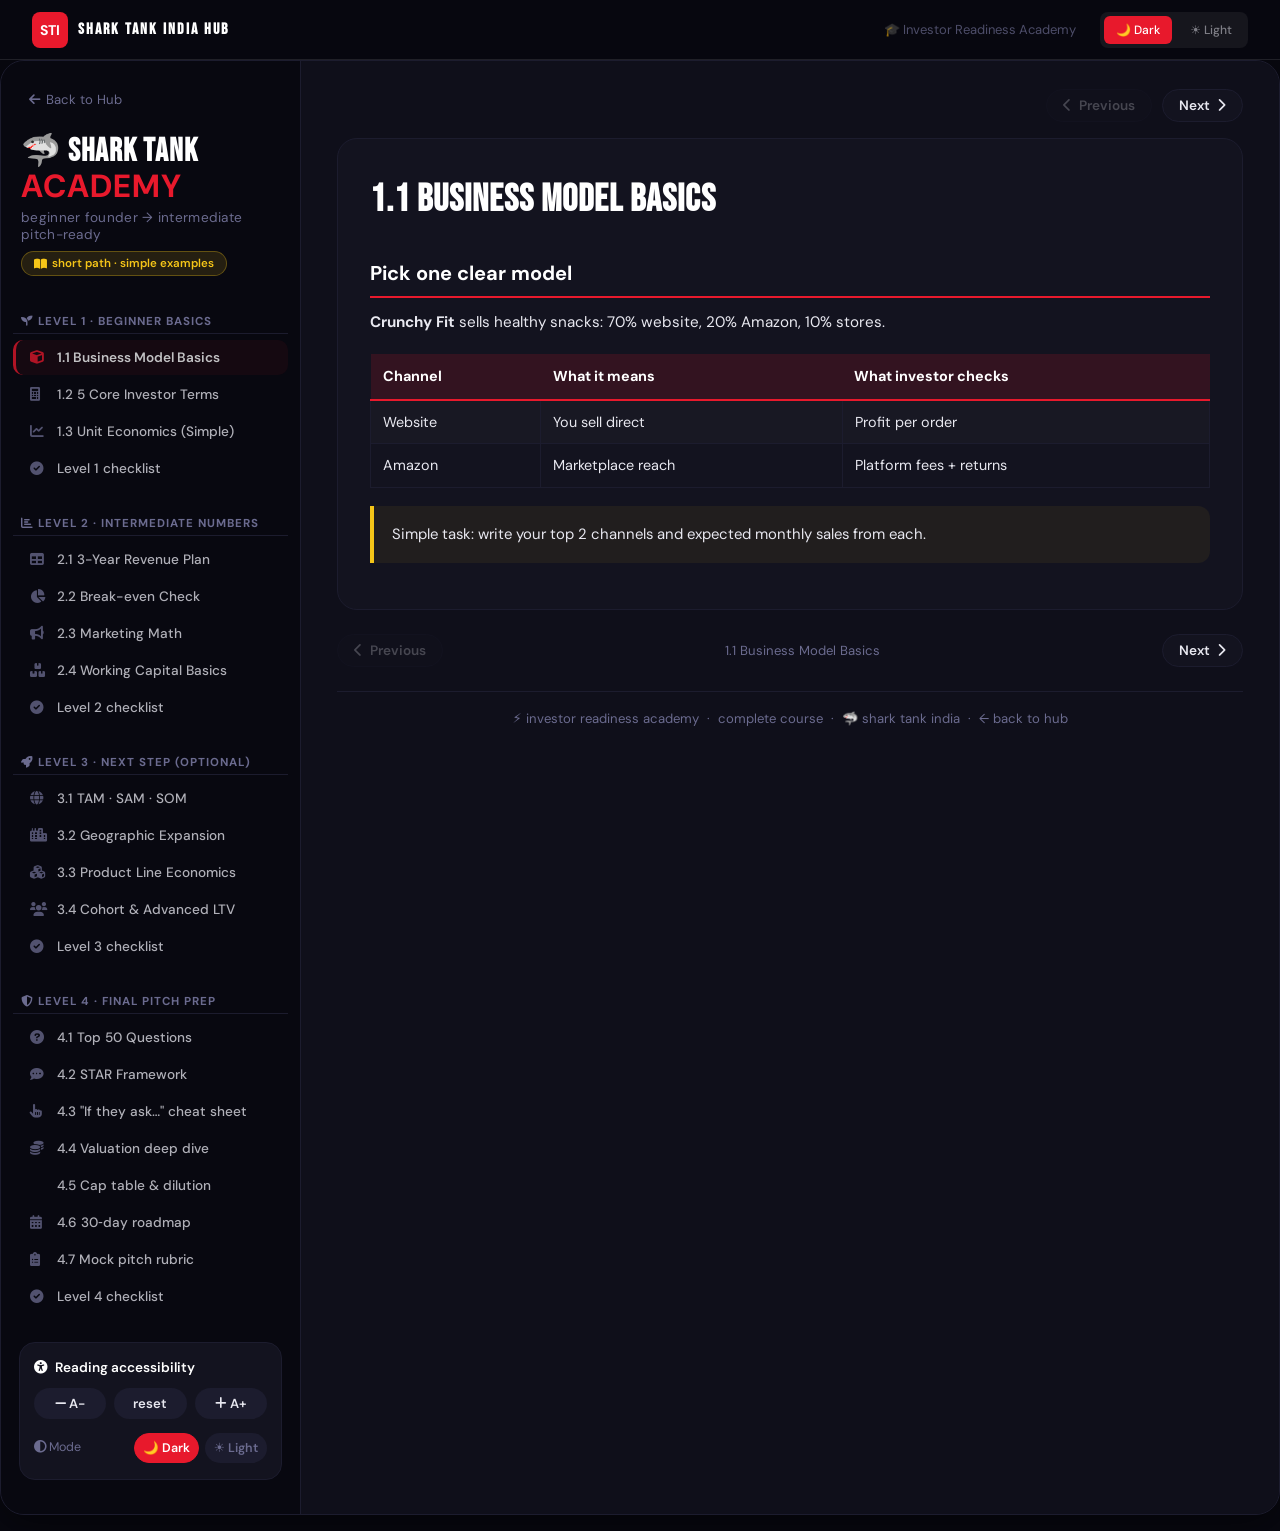
<file: training.html>
<!DOCTYPE html>
<html lang="en">
<head>
    <meta charset="UTF-8">
    <meta name="viewport" content="width=device-width, initial-scale=1.0">
    <title>🦈 Shark Tank Investor Readiness Academy · Course Player</title>
    <link rel="preconnect" href="https://fonts.googleapis.com">
    <link rel="preconnect" href="https://fonts.gstatic.com" crossorigin>
    <link href="https://fonts.googleapis.com/css2?family=Bebas+Neue&family=DM+Sans:wght@400;500;600;700&family=JetBrains+Mono:wght@400;600&display=swap" rel="stylesheet">
    <link rel="stylesheet" href="https://cdnjs.cloudflare.com/ajax/libs/font-awesome/6.0.0-beta3/css/all.min.css">
    <style>
        :root {
            --red: #E8192C;
            --bg: #080810;
            --card: #0f0f1a;
            --card2: #13131f;
            --border: #1c1c2e;
            --muted: #6b6b8f;
            --gold: #F5C518;
            --green: #22C55E;
            --text: #e8e8f0;
            --heading: #ffffff;
            --font-sans: 'DM Sans', system-ui, sans-serif;
            --font-mono: 'JetBrains Mono', monospace;
            --font-display: 'Bebas Neue', cursive;
        }

        /* ── Light mode overrides (matches main app variables.css) ── */
        html.light {
            --bg: #f0f0f6;
            --card: #ffffff;
            --card2: #eaeaf2;
            --border: #d4d4e4;
            --muted: #7070a0;
            --text: #1a1a2e;
            --heading: #0a0a18;
            --gold: #9a6800;
            --green: #15803d;
        }
        html.light body {
            background: var(--bg);
        }
        html.light .course-container {
            box-shadow: 0 10px 40px rgba(0,0,0,0.12);
        }
        html.light table th {
            background: rgba(232,25,44,0.1);
            color: var(--heading);
        }
        html.light td {
            border-color: var(--border);
            color: var(--text);
        }
        html.light tr:nth-child(even) td {
            background: rgba(0,0,0,0.02);
        }
        html.light tr:hover td {
            background: rgba(232,25,44,0.04);
        }
        html.light .highlight {
            background: rgba(154,104,0,0.07);
        }
        html.light .example-box {
            background: rgba(59,130,246,0.06);
            border-color: rgba(59,130,246,0.2);
        }
        html.light .chart-placeholder {
            background: rgba(0,0,0,0.03);
            border-color: var(--border);
        }
        html.light .nav-panel {
            background: #f8f8fc;
        }
        html.light .nav-item {
            color: var(--text);
            opacity: 0.85;
        }
        html.light .nav-item i {
            color: var(--muted);
        }
        html.light .nav-item:hover {
            background: rgba(232,25,44,0.08);
        }
        html.light .nav-item:hover i {
            color: var(--red);
        }
        html.light .nav-level {
            color: var(--muted);
            border-bottom-color: var(--border);
        }

        * {
            margin: 0;
            padding: 0;
            box-sizing: border-box;
            font-family: var(--font-sans);
        }

        body {
            background: var(--bg);
            color: var(--text);
            display: flex;
            flex-direction: column;
            align-items: center;
            min-height: 100vh;
        }

        /* main container */
        .course-container {
            display: flex;
            width: 100%;
            max-width: 1600px;
            background: var(--card);
            box-shadow: 0 10px 40px rgba(0,0,0,0.5);
            margin: 0 16px 16px 16px;
            border-radius: 24px;
            overflow: hidden;
            border: 1px solid var(--border);
            flex: 1;
        }

        /* ========== LEFT NAV PANEL ========== */
        .nav-panel {
            width: 300px;
            flex-shrink: 0;
            background: var(--bg);
            color: var(--text);
            overflow-y: auto;
            padding: 24px 12px;
            scrollbar-width: thin;
            scrollbar-color: var(--border) var(--bg);
            border-right: 1px solid var(--border);
        }

        .nav-panel::-webkit-scrollbar { width: 5px; }
        .nav-panel::-webkit-scrollbar-track { background: var(--bg); }
        .nav-panel::-webkit-scrollbar-thumb { background: var(--border); border-radius: 8px; }

        .nav-header {
            margin-bottom: 28px;
            padding-left: 8px;
        }

        .nav-header h2 {
            font-family: var(--font-display);
            font-size: 2rem;
            letter-spacing: 1px;
            color: var(--heading);
            margin-bottom: 4px;
            line-height: 1.1;
        }

        .nav-header h2 span {
            color: var(--red);
        }

        .nav-header p {
            color: var(--muted);
            font-size: 0.85rem;
            letter-spacing: 0.3px;
        }

        .level-badge {
            display: inline-flex;
            align-items: center;
            gap: 5px;
            background: rgba(245,197,24,0.12);
            border: 1px solid rgba(245,197,24,0.3);
            padding: 4px 12px;
            border-radius: 40px;
            font-size: 0.72rem;
            font-weight: 600;
            color: var(--gold);
            margin-top: 8px;
        }

        /* nav tree */
        .nav-section {
            margin-bottom: 20px;
        }

        .nav-level {
            font-weight: 700;
            font-size: 0.72rem;
            text-transform: uppercase;
            letter-spacing: 1px;
            color: var(--muted);
            padding: 10px 8px 4px;
            border-bottom: 1px solid var(--border);
            margin-bottom: 6px;
        }

        .nav-item {
            display: flex;
            align-items: center;
            gap: 9px;
            padding: 9px 10px 9px 14px;
            margin: 2px 0;
            border-radius: 10px;
            font-size: 0.85rem;
            font-weight: 500;
            color: var(--text);
            opacity: 0.75;
            cursor: pointer;
            transition: all 0.15s;
            border-left: 3px solid transparent;
        }

        .nav-item i {
            width: 18px;
            font-size: 0.85rem;
            color: var(--muted);
            flex-shrink: 0;
        }

        .nav-item:hover {
            background: var(--card2);
            color: var(--heading);
        }

        .nav-item:hover i { color: var(--gold); }

        .nav-item.active {
            background: rgba(232,25,44,0.08);
            border-left: 3px solid var(--red);
            color: var(--heading);
            font-weight: 600;
        }

        .nav-item.active i {
            color: var(--red);
        }

        /* accessibility box */
        .access-box {
            background: var(--card2);
            border-radius: 16px;
            padding: 16px 14px;
            margin: 28px 6px 10px;
            color: var(--text);
            border: 1px solid var(--border);
        }

        .access-box h4 {
            font-size: 0.85rem;
            font-weight: 600;
            display: flex;
            align-items: center;
            gap: 7px;
            margin-bottom: 12px;
            color: var(--heading);
        }

        .font-controls {
            display: flex;
            gap: 8px;
        }

        .font-btn {
            background: var(--border);
            border: none;
            color: var(--text);
            padding: 7px 12px;
            border-radius: 24px;
            font-weight: 600;
            font-size: 0.82rem;
            cursor: pointer;
            transition: 0.12s;
            flex: 1;
            font-family: var(--font-sans);
        }

        .font-btn:hover {
            background: var(--red);
            color: #fff;
        }

        .contrast-toggle {
            margin-top: 12px;
            display: flex;
            align-items: center;
            justify-content: space-between;
            font-size: 0.82rem;
            color: var(--muted);
        }

        .switch {
            position: relative;
            display: inline-block;
            width: 44px;
            height: 22px;
            background: var(--border);
            border-radius: 30px;
            cursor: pointer;
            transition: background 0.15s;
        }
        .switch:after {
            content: '';
            position: absolute;
            width: 18px;
            height: 18px;
            background: var(--muted);
            border-radius: 50%;
            top: 2px;
            left: 2px;
            transition: 0.15s;
        }
        .switch.active {
            background: rgba(232,25,44,0.3);
        }
        .switch.active:after {
            left: 24px;
            background: var(--red);
        }

        /* back link */
        .back-link {
            display: inline-flex;
            align-items: center;
            gap: 6px;
            font-size: 0.82rem;
            color: var(--muted);
            cursor: pointer;
            text-decoration: none;
            padding: 6px 8px;
            border-radius: 8px;
            transition: color 0.15s, background 0.15s;
            margin-bottom: 20px;
        }
        .back-link:hover {
            color: var(--text);
            background: var(--card2);
        }

        /* ========== RIGHT CONTENT PANEL ========== */
        .content-panel {
            flex: 1;
            background: var(--card);
            overflow-y: auto;
            padding: 28px 36px;
            scroll-behavior: smooth;
            transition: background 0.2s, color 0.2s;
            min-width: 0;
        }

        /* ── Theme toggle buttons in nav ── */
        .theme-toggle-btns {
            display: flex;
            gap: 6px;
            margin-top: 2px;
        }
        .theme-btn {
            flex: 1;
            background: var(--border);
            border: 1px solid transparent;
            color: var(--muted);
            padding: 6px 8px;
            border-radius: 20px;
            font-size: 0.78rem;
            font-weight: 600;
            cursor: pointer;
            transition: 0.12s;
            font-family: var(--font-sans);
            white-space: nowrap;
        }
        .theme-btn:hover {
            color: var(--text);
        }
        .theme-btn.active {
            background: var(--red);
            border-color: var(--red);
            color: #fff;
        }

        .content-header {
            display: flex;
            justify-content: space-between;
            align-items: center;
            margin-bottom: 16px;
            flex-wrap: wrap;
            gap: 10px;
        }

        .nav-arrows {
            display: flex;
            gap: 10px;
        }

        .nav-arrow {
            background: var(--card2);
            border: 1px solid var(--border);
            padding: 7px 16px;
            border-radius: 40px;
            font-weight: 600;
            font-size: 0.85rem;
            color: var(--text);
            display: flex;
            align-items: center;
            gap: 7px;
            cursor: pointer;
            transition: 0.12s;
            font-family: var(--font-sans);
        }

        .nav-arrow:hover:not(:disabled) {
            background: var(--red);
            color: #fff;
            border-color: var(--red);
        }
        .nav-arrow:disabled {
            opacity: 0.25;
            cursor: not-allowed;
        }

        .content-card {
            background: var(--card2);
            border-radius: 20px;
            padding: 28px 32px;
            border: 1px solid var(--border);
            margin: 16px 0 24px;
            line-height: 1.7;
            color: var(--text);
        }

        .content-card h1 {
            font-family: var(--font-display);
            font-size: 2.4rem;
            letter-spacing: 1px;
            margin-bottom: 18px;
            color: var(--heading);
        }

        .content-card h2 {
            font-size: 1.25rem;
            font-weight: 700;
            margin: 24px 0 12px;
            color: var(--heading);
            border-bottom: 2px solid var(--red);
            padding-bottom: 6px;
        }

        .content-card h3 {
            font-size: 1.05rem;
            font-weight: 600;
            margin: 18px 0 8px;
            color: rgba(255,255,255,0.85);
        }

        .content-card p {
            color: var(--text);
            font-size: 0.95rem;
            margin-bottom: 10px;
        }

        .content-card ul, .content-card ol {
            padding-left: 20px;
            margin: 10px 0;
            font-size: 0.95rem;
        }

        .content-card li {
            margin-bottom: 6px;
        }

        table {
            width: 100%;
            border-collapse: collapse;
            margin: 18px 0;
            font-size: 0.9rem;
        }

        th {
            background: rgba(232,25,44,0.15);
            color: var(--heading);
            font-weight: 700;
            padding: 10px 12px;
            text-align: left;
            border-bottom: 2px solid var(--red);
        }

        td {
            border: 1px solid var(--border);
            padding: 9px 12px;
            color: var(--text);
        }

        tr:nth-child(even) td {
            background: rgba(255,255,255,0.02);
        }

        tr:hover td {
            background: rgba(232,25,44,0.04);
        }

        .highlight {
            background: rgba(245,197,24,0.06);
            padding: 16px 18px;
            border-left: 4px solid var(--gold);
            border-radius: 0 12px 12px 0;
            margin: 18px 0;
            font-size: 0.93rem;
        }

        .example-box {
            background: rgba(59,130,246,0.08);
            border-radius: 14px;
            padding: 16px 18px;
            border: 1px solid rgba(59,130,246,0.25);
            font-size: 0.93rem;
        }

        .chart-placeholder {
            background: rgba(255,255,255,0.03);
            border-radius: 16px;
            padding: 28px 20px;
            text-align: center;
            border: 2px dashed var(--border);
            color: var(--muted);
            font-weight: 500;
            font-size: 0.9rem;
            margin: 18px 0;
        }

        .pagination-bottom {
            display: flex;
            justify-content: space-between;
            align-items: center;
            margin-top: 24px;
            gap: 12px;
        }

        #moduleTitleRef {
            font-size: 0.82rem;
            color: var(--muted);
            text-align: center;
            flex: 1;
        }

        .footer-note {
            text-align: center;
            font-size: 0.82rem;
            color: var(--muted);
            border-top: 1px solid var(--border);
            padding-top: 18px;
            margin-top: 24px;
        }

        /* mono numbers */
        .mono { font-family: var(--font-mono); }

        /* responsive */
        @media (max-width: 900px) {
            .course-container {
                flex-direction: column;
                margin: 8px;
                border-radius: 16px;
            }
            .nav-panel {
                width: 100%;
                border-right: none;
                border-bottom: 1px solid var(--border);
            }
            .content-panel {
                padding: 20px 18px;
            }
        }
    </style>

    <!-- Header Styles -->
    <style>
        header {
            width: 100%;
        }
        header nav {
            position: sticky;
            top: 0;
            z-index: 100;
            background: rgba(8,8,16,0.95);
            backdrop-filter: blur(16px);
            border-bottom: 1px solid rgba(255,255,255,0.1);
            padding: 0 32px;
            height: 60px;
            display: flex;
            align-items: center;
            justify-content: space-between;
        }
        html.light header nav {
            background: rgba(240,240,246,0.95);
            border-bottom-color: var(--border);
        }
        header .logo {
            display: flex;
            align-items: center;
            gap: 10px;
            cursor: pointer;
            transition: transform 0.2s;
        }
        header .logo:hover {
            transform: scale(1.02);
        }
        header .logo-badge {
            width: 36px;
            height: 36px;
            background: var(--red);
            color: white;
            border-radius: 8px;
            display: flex;
            align-items: center;
            justify-content: center;
            font-weight: 700;
            font-size: 14px;
        }
        header .logo-text {
            font-family: 'Bebas Neue', cursive;
            font-size: 16px;
            font-weight: 700;
            letter-spacing: 2px;
            color: var(--heading);
        }
        header .nav-controls {
            display: flex;
            align-items: center;
            gap: 24px;
        }
        header .breadcrumb {
            color: var(--muted);
            font-size: 13px;
            opacity: 0.7;
        }
        header .theme-toggle {
            display: flex;
            gap: 6px;
            background: rgba(255,255,255,0.06);
            border-radius: 8px;
            padding: 4px;
            cursor: pointer;
        }
        html.light header .theme-toggle {
            background: rgba(0,0,0,0.05);
        }
        header .theme-option {
            padding: 6px 12px;
            border-radius: 6px;
            font-size: 12px;
            font-weight: 500;
            opacity: 0.5;
            transition: all 0.2s;
        }
        header .theme-option.active {
            background: var(--red);
            color: white;
            opacity: 1;
        }
    </style>
</head>
<body>

<!-- Header Navigation (matching home page) -->
<header>
    <nav>
        <div class="logo" onclick="window.location.href='index.html'">
            <div class="logo-badge">STI</div>
            <div class="logo-text">SHARK TANK INDIA HUB</div>
        </div>
        <div class="nav-controls">
            <span class="breadcrumb">🎓 Investor Readiness Academy</span>
            <div class="theme-toggle" onclick="toggleHeaderTheme()">
                <div class="theme-option active" id="header-dark-opt">🌙 Dark</div>
                <div class="theme-option" id="header-light-opt">☀️ Light</div>
            </div>
        </div>
    </nav>
</header>
<div class="course-container" id="courseContainer">
    <!-- LEFT NAVIGATION PANEL -->
    <div class="nav-panel">
        <div class="nav-header">
            <a href="index.html" class="back-link"><i class="fas fa-arrow-left"></i> Back to Hub</a>
            <h2>🦈 SHARK TANK<br><span>ACADEMY</span></h2>
            <p>beginner founder → intermediate pitch-ready</p>
            <span class="level-badge"><i class="fas fa-book-open"></i> short path · simple examples</span>
        </div>

        <!-- Nav tree structure (will be populated by JS but we write static for clarity, dynamic active state) -->
        <div class="nav-section">
            <div class="nav-level"><i class="fas fa-seedling"></i> LEVEL 1 · BEGINNER BASICS</div>
            <div class="nav-item" data-module="m1_1"><i class="fas fa-cube"></i> 1.1 Business Model Basics</div>
            <div class="nav-item" data-module="m1_2"><i class="fas fa-calculator"></i> 1.2 5 Core Investor Terms</div>
            <div class="nav-item" data-module="m1_3"><i class="fas fa-chart-line"></i> 1.3 Unit Economics (Simple)</div>
            <div class="nav-item checklist" data-module="chk1"><i class="fas fa-check-circle"></i> Level 1 checklist</div>
        </div>

        <div class="nav-section">
            <div class="nav-level"><i class="fas fa-chart-bar"></i> LEVEL 2 · INTERMEDIATE NUMBERS</div>
            <div class="nav-item" data-module="m2_1"><i class="fas fa-table"></i> 2.1 3-Year Revenue Plan</div>
            <div class="nav-item" data-module="m2_2"><i class="fas fa-chart-pie"></i> 2.2 Break-even Check</div>
            <div class="nav-item" data-module="m2_3"><i class="fas fa-bullhorn"></i> 2.3 Marketing Math</div>
            <div class="nav-item" data-module="m2_4"><i class="fas fa-boxes"></i> 2.4 Working Capital Basics</div>
            <div class="nav-item checklist" data-module="chk2"><i class="fas fa-check-circle"></i> Level 2 checklist</div>
        </div>

        <div class="nav-section">
            <div class="nav-level"><i class="fas fa-rocket"></i> LEVEL 3 · NEXT STEP (OPTIONAL)</div>
            <div class="nav-item" data-module="m3_1"><i class="fas fa-globe"></i> 3.1 TAM · SAM · SOM</div>
            <div class="nav-item" data-module="m3_2"><i class="fas fa-city"></i> 3.2 Geographic Expansion</div>
            <div class="nav-item" data-module="m3_3"><i class="fas fa-cubes"></i> 3.3 Product Line Economics</div>
            <div class="nav-item" data-module="m3_4"><i class="fas fa-users"></i> 3.4 Cohort & Advanced LTV</div>
            <div class="nav-item checklist" data-module="chk3"><i class="fas fa-check-circle"></i> Level 3 checklist</div>
        </div>

        <div class="nav-section">
            <div class="nav-level"><i class="fas fa-shield"></i> LEVEL 4 · FINAL PITCH PREP</div>
            <div class="nav-item" data-module="m4_1"><i class="fas fa-question-circle"></i> 4.1 Top 50 Questions</div>
            <div class="nav-item" data-module="m4_2"><i class="fas fa-comment-dots"></i> 4.2 STAR Framework</div>
            <div class="nav-item" data-module="m4_3"><i class="fas fa-hand-pointer"></i> 4.3 "If they ask…" cheat sheet</div>
            <div class="nav-item" data-module="m4_4"><i class="fas fa-coins"></i> 4.4 Valuation deep dive</div>
            <div class="nav-item" data-module="m4_5"><i class="fas fa-chart-simple"></i> 4.5 Cap table & dilution</div>
            <div class="nav-item" data-module="m4_6"><i class="fas fa-calendar-alt"></i> 4.6 30‑day roadmap</div>
            <div class="nav-item" data-module="m4_7"><i class="fas fa-clipboard-list"></i> 4.7 Mock pitch rubric</div>
            <div class="nav-item checklist" data-module="chk4"><i class="fas fa-check-circle"></i> Level 4 checklist</div>
        </div>

        <!-- accessibility inside nav -->
        <div class="access-box">
            <h4><i class="fas fa-universal-access"></i> Reading accessibility</h4>
            <div class="font-controls">
                <button class="font-btn" id="fontDec"><i class="fas fa-minus"></i> A-</button>
                <button class="font-btn" id="fontReset">reset</button>
                <button class="font-btn" id="fontInc"><i class="fas fa-plus"></i> A+</button>
            </div>
            <div class="contrast-toggle">
                <span style="font-size:0.78rem"><i class="fas fa-circle-half-stroke"></i> Mode</span>
                <div class="theme-toggle-btns">
                    <button class="theme-btn" id="themeDarkBtn">🌙 Dark</button>
                    <button class="theme-btn" id="themeLightBtn">☀️ Light</button>
                </div>
            </div>
        </div>
    </div>

    <!-- RIGHT CONTENT PANEL -->
    <div class="content-panel" id="contentPanel">
        <!-- top pagination -->
        <div class="content-header">
            <div></div>
            <div class="nav-arrows">
                <button class="nav-arrow" id="prevBtn"><i class="fas fa-chevron-left"></i> Previous</button>
                <button class="nav-arrow" id="nextBtn">Next <i class="fas fa-chevron-right"></i></button>
            </div>
        </div>

        <!-- main content card injected via JS -->
        <div class="content-card" id="moduleContent">
            <!-- initial load – will be replaced by JS -->
            <h1>🦈 Welcome, founder</h1>
            <p>Start with beginner basics, then move to intermediate investor prep. Each lesson is short and uses one simple example.</p>
            <div class="chart-placeholder">📊 Example startup used throughout: Crunchy Fit (healthy snacks)</div>
        </div>

        <!-- bottom pagination -->
        <div class="pagination-bottom">
            <button class="nav-arrow" id="prevBtnBottom"><i class="fas fa-chevron-left"></i> Previous</button>
            <span style="color:var(--muted);font-size:0.82rem" id="moduleTitleRef"></span>
            <button class="nav-arrow" id="nextBtnBottom">Next <i class="fas fa-chevron-right"></i></button>
        </div>

        <div class="footer-note">
            ⚡ investor readiness academy &nbsp;·&nbsp; complete course &nbsp;·&nbsp; 🦈 shark tank india &nbsp;·&nbsp; <a href="index.html" style="color:var(--muted);text-decoration:none" onmouseover="this.style.color='var(--red)'" onmouseout="this.style.color='var(--muted)'">← back to hub</a>
        </div>
    </div>
</div>

<script>
    // Theme toggle function for header
    function toggleHeaderTheme() {
        const html = document.documentElement;
        const isDark = html.classList.contains('light');
        const darkOpt = document.getElementById('header-dark-opt');
        const lightOpt = document.getElementById('header-light-opt');
        
        if (isDark) {
            html.classList.remove('light');
            localStorage.setItem('theme', 'dark');
            darkOpt.classList.add('active');
            lightOpt.classList.remove('active');
        } else {
            html.classList.add('light');
            localStorage.setItem('theme', 'light');
            darkOpt.classList.remove('active');
            lightOpt.classList.add('active');
        }
    }
    
    // Load theme preference on page load
    window.addEventListener('DOMContentLoaded', () => {
        const theme = localStorage.getItem('theme') || 'dark';
        if (theme === 'light') {
            document.documentElement.classList.add('light');
            const darkOpt = document.getElementById('header-dark-opt');
            const lightOpt = document.getElementById('header-light-opt');
            if (darkOpt) darkOpt.classList.remove('active');
            if (lightOpt) lightOpt.classList.add('active');
        }
    });

    (function() {
        // ---------- MODULE DATA (abbreviated samples, but rich enough to feel real) ----------
        const modules = {
            m1_1: {
                title: "1.1 Business Model Basics",
                body: `
                    <h2>Pick one clear model</h2>
                    <p><strong>Crunchy Fit</strong> sells healthy snacks: 70% website, 20% Amazon, 10% stores.</p>
                    <table>
                        <tr><th>Channel</th><th>What it means</th><th>What investor checks</th></tr>
                        <tr><td>Website</td><td>You sell direct</td><td>Profit per order</td></tr>
                        <tr><td>Amazon</td><td>Marketplace reach</td><td>Platform fees + returns</td></tr>
                    </table>
                    <div class="highlight">Simple task: write your top 2 channels and expected monthly sales from each.</div>
                `
            },
            m1_2: {
                title: "1.2 5 Core Investor Terms",
                body: `
                    <h2>Start with only 5 terms</h2>
                    <table>
                        <tr><th>Term</th><th>Meaning</th><th>Crunchy Fit example</th></tr>
                        <tr><td>Revenue</td><td>Money you collect</td><td>₹10L/month</td></tr>
                        <tr><td>Gross Margin</td><td>Money left after product cost</td><td>60%</td></tr>
                        <tr><td>CAC</td><td>Cost to get one customer</td><td>₹500</td></tr>
                        <tr><td>LTV</td><td>Total value from one customer</td><td>₹2,800</td></tr>
                        <tr><td>Burn</td><td>Cash lost per month</td><td>₹0 (break-even)</td></tr>
                    </table>
                    <div class="example-box">Example answer: “Our CAC is ₹500 and LTV is ₹2,800, so we earn much more than we spend to acquire.”</div>
                `
            },
            m1_3: {
                title: "1.3 Unit Economics (Simple)",
                body: `
                    <h2>Know profit per order</h2>
                    <p>AOV ₹350 - variable cost ₹202 = contribution ₹148 per order.</p>
                    <p>If fixed monthly cost is ₹3,00,000, break-even orders ≈ 3,00,000 / 148 = 2,027 orders.</p>
                    <div class="example-box">Shark-style answer: “We make ₹148 contribution per order and cross break-even after ~2,027 monthly orders.”</div>
                `
            },
            chk1: {
                title: "✅ Level 1 Checklist",
                body: `<h2>Beginner complete</h2><ul><li>I can explain my business model in 30 seconds</li><li>I know 5 key investor terms</li><li>I can calculate profit per order</li></ul>`
            },
            m2_1: {
                title: "2.1 3-Year Revenue Plan",
                body: `
                    <h2>Build realistic growth</h2>
                    <table><tr><th>Year</th><th>Customers</th><th>Revenue (L)</th></tr><tr><td>Now</td><td>1,200</td><td>16.8</td></tr><tr><td>Year 1</td><td>3,600</td><td>67.5</td></tr><tr><td>Year 2</td><td>8,000</td><td>192</td></tr><tr><td>Year 3</td><td>15,000</td><td>446</td></tr></table>
                    <div class="highlight">Keep assumptions simple: more customers + slightly better repeat rate each year.</div>
                `
            },
            m2_2: {
                title: "2.2 Break-even Check",
                body: `
                    <h2>Are you already profitable?</h2>
                    <p>Break-even: 2,027 orders/month. Current: 2,428 orders/month.</p>
                    <div class="example-box">Simple line: “We are above break-even by ~400 orders per month.”</div>
                `
            },
            m2_3: {
                title: "2.3 Marketing Math",
                body: `
                    <h2>Compare channels quickly</h2>
                    <table><tr><th>Channel</th><th>CAC</th><th>Payback</th></tr><tr><td>Instagram</td><td>₹500</td><td>10 months</td></tr><tr><td>Influencer</td><td>₹400</td><td>8 months</td></tr></table>
                    <p>Rule: scale channels with lower CAC and faster payback first.</p>
                `
            },
            m2_4: {
                title: "2.4 Working Capital Basics",
                body: `
                    <h2>Cash needed to run operations</h2>
                    <p>Crunchy Fit needs ~₹1.7L to manage inventory and payment timing.</p>
                    <div class="highlight">Example: if store payments come in 20 days but suppliers must be paid in 7 days, keep buffer cash ready.</div>
                `
            },
            chk2: {
                title: "✅ Level 2 Checklist",
                body: `<h2>Intermediate complete</h2><ul><li>I have a 3-year revenue plan with clear assumptions</li><li>I can explain break-even in one sentence</li><li>I know which marketing channel performs best</li></ul>`
            },
            m3_1: {
                title: "3.1 TAM · SAM · SOM (Quick)",
                body: `
                    <h2>Market size in 3 steps</h2>
                    <p>TAM ₹5,000Cr, SAM ₹1,500Cr, SOM ₹75Cr.</p>
                    <div class="example-box">Simple pitch line: “We are targeting SOM first, then expanding toward SAM.”</div>
                `
            },
            m3_2: {
                title: "3.2 Expansion Plan",
                body: `
                    <h2>Open one new city carefully</h2>
                    <p>Estimated launch cost: ₹3L/month. Expected payback: 4 months.</p>
                `
            },
            m3_3: {
                title: "3.3 Product Profitability",
                body: `<h2>Best SKU first</h2><table><tr><th>Product</th><th>Margin</th><th>Repeat</th></tr><tr><td>Masala chips</td><td>62%</td><td>52%</td></tr></table>`
            },
            m3_4: {
                title: "3.4 Retention & LTV",
                body: `<h2>Retention improves LTV</h2><p>Month-2 retention moved from 45% to 55%, improving customer lifetime value.</p>`
            },
            chk3: {
                title: "✅ Level 3 Checklist",
                body: `<h2>Growth ready</h2><ul><li>TAM/SAM/SOM ready</li><li>1-city expansion plan ready</li><li>Top SKU and retention metrics ready</li></ul>`
            },
            m4_1: {
                title: "4.1 Top Investor Questions",
                body: `<h2>Common question: Why this valuation?</h2><p>Simple answer: “Our ask is based on growth, margins, and comparable market multiples.”</p>`
            },
            m4_2: {
                title: "4.2 STAR Answer Method",
                body: `<h2>STAR = Situation, Task, Action, Result</h2><p>Use STAR to answer tough questions in a structured and confident way.</p>`
            },
            m4_3: {
                title: "4.3 Quick Answer Sheet",
                body: `<table><tr><th>If asked</th><th>Your short answer</th></tr><tr><td>What is your CAC?</td><td>₹500, with payback in 8–10 months.</td></tr></table>`
            },
            m4_4: {
                title: "4.4 Valuation Basics",
                body: `<h2>Keep valuation logic simple</h2><p>Use revenue multiple range + realistic growth assumptions. Keep one backup valuation range ready.</p>`
            },
            m4_5: {
                title: "4.5 Cap Table & Dilution",
                body: `<h2>Know founder ownership path</h2><p>Example: after early rounds founder stake can reduce gradually, so plan dilution before fundraising.</p>`
            },
            m4_6: {
                title: "4.6 30-Day Prep Plan",
                body: `<h2>Weekly plan</h2><p>Week 1 metrics, Week 2 deck, Week 3 mock Q&A, Week 4 investor meetings.</p>`
            },
            m4_7: {
                title: "4.7 Mock Pitch Scorecard",
                body: `<h2>Simple scoring</h2><p>Score clarity, numbers, confidence, and investor fit. Rehearse until all 4 areas are strong.</p>`
            },
            chk4: {
                title: "✅ Level 4 Checklist",
                body: `<h2>Pitch ready</h2><ul><li>Core investor answers prepared</li><li>Valuation and dilution explained clearly</li><li>30-day action plan ready</li></ul>`
            }
        };

        const moduleKeys = Object.keys(modules); // order as defined
        let currentIndex = moduleKeys.indexOf("m1_1"); // default
        let fontSize = 100; // percent

        // render module by key
        function renderModule(key) {
            const mod = modules[key];
            if (!mod) return;
            const container = document.getElementById('moduleContent');
            container.innerHTML = `<h1>${mod.title}</h1>${mod.body}`;
            document.getElementById('moduleTitleRef').innerText = mod.title;

            // update active class on nav
            document.querySelectorAll('.nav-item').forEach(el => {
                el.classList.remove('active');
                if (el.dataset.module === key) {
                    el.classList.add('active');
                }
            });

            // update prev/next buttons state
            const idx = moduleKeys.indexOf(key);
            currentIndex = idx;
            const prevBtn = document.getElementById('prevBtn');
            const prevBottom = document.getElementById('prevBtnBottom');
            const nextBtn = document.getElementById('nextBtn');
            const nextBottom = document.getElementById('nextBtnBottom');

            prevBtn.disabled = idx <= 0;
            prevBottom.disabled = idx <= 0;
            nextBtn.disabled = idx >= moduleKeys.length - 1;
            nextBottom.disabled = idx >= moduleKeys.length - 1;
        }

        // event listeners for navigation
        function addNavListeners() {
            document.querySelectorAll('.nav-item').forEach(el => {
                el.addEventListener('click', (e) => {
                    const mod = el.dataset.module;
                    if (mod && modules[mod]) {
                        renderModule(mod);
                    }
                });
            });

            function goNext() {
                if (currentIndex < moduleKeys.length - 1) {
                    renderModule(moduleKeys[currentIndex + 1]);
                }
            }
            function goPrev() {
                if (currentIndex > 0) {
                    renderModule(moduleKeys[currentIndex - 1]);
                }
            }

            document.getElementById('prevBtn').addEventListener('click', goPrev);
            document.getElementById('prevBtnBottom').addEventListener('click', goPrev);
            document.getElementById('nextBtn').addEventListener('click', goNext);
            document.getElementById('nextBtnBottom').addEventListener('click', goNext);
        }

        // accessibility
        document.getElementById('fontInc').addEventListener('click', () => {
            fontSize = Math.min(fontSize + 10, 180);
            document.getElementById('contentPanel').style.fontSize = fontSize + '%';
        });
        document.getElementById('fontDec').addEventListener('click', () => {
            fontSize = Math.max(fontSize - 10, 70);
            document.getElementById('contentPanel').style.fontSize = fontSize + '%';
        });
        document.getElementById('fontReset').addEventListener('click', () => {
            fontSize = 100;
            document.getElementById('contentPanel').style.fontSize = '100%';
        });

        // ── Theme (shared with main app via localStorage) ──
        const THEME_KEY = 'stih-theme';

        function applyTheme(mode) {
            if (mode === 'light') {
                document.documentElement.classList.add('light');
            } else {
                document.documentElement.classList.remove('light');
            }
            localStorage.setItem(THEME_KEY, mode);
            document.getElementById('themeDarkBtn').classList.toggle('active', mode === 'dark');
            document.getElementById('themeLightBtn').classList.toggle('active', mode === 'light');
        }

        document.getElementById('themeDarkBtn').addEventListener('click', () => applyTheme('dark'));
        document.getElementById('themeLightBtn').addEventListener('click', () => applyTheme('light'));

        // Apply saved theme from main app (or default to dark)
        applyTheme(localStorage.getItem(THEME_KEY) || 'dark');

        // initial load
        renderModule('m1_1');
        addNavListeners();
    })();
</script>
<!-- small style for high contrast (already handled) -->
</body>
</html>
</file>
